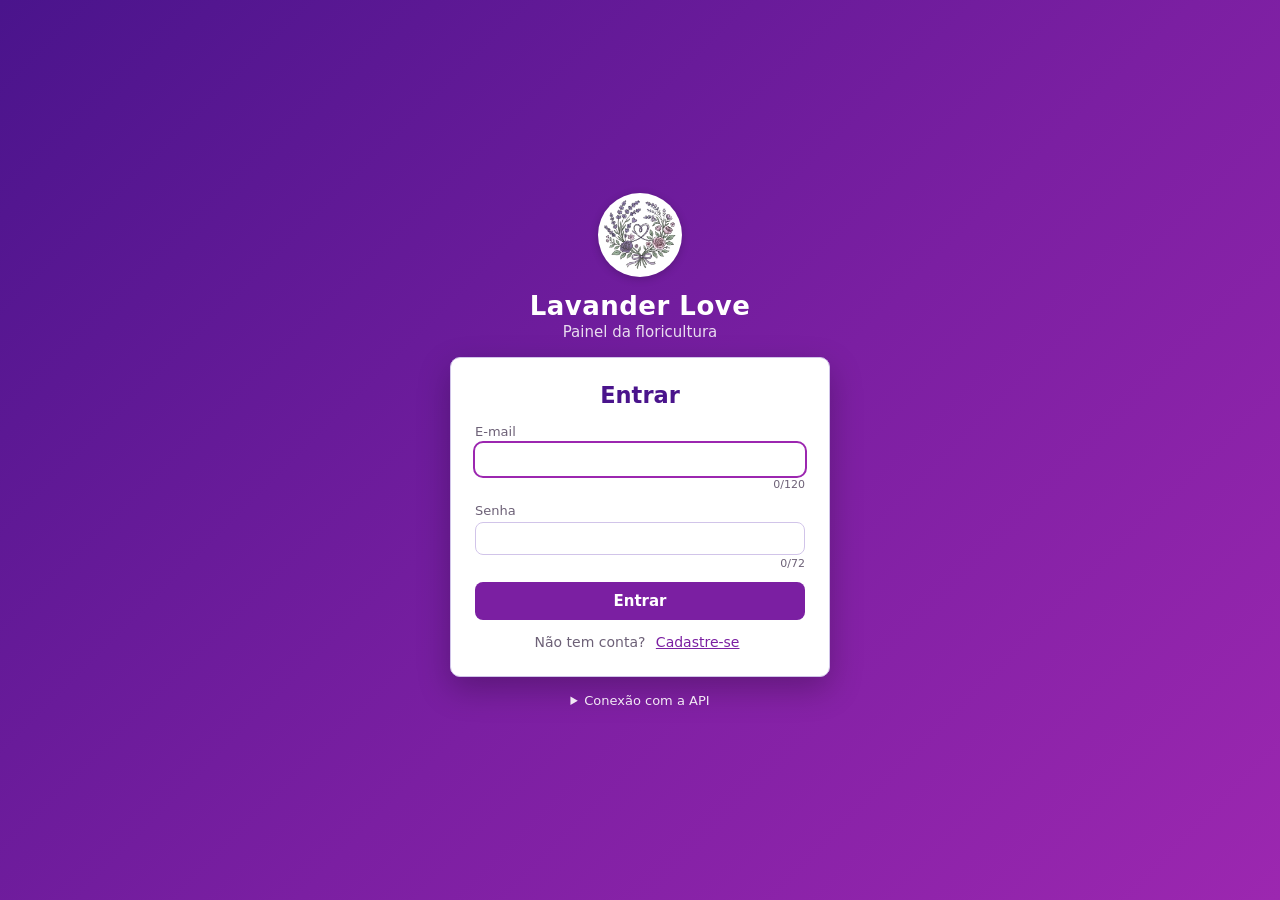
<file: frontend/index.html>
<!DOCTYPE html>
<html lang="pt-br">
<head>
  <meta charset="UTF-8">
  <meta name="viewport" content="width=device-width, initial-scale=1">
  <title>Lavander Love — Painel</title>
  <link rel="icon" href="logo.png">
  <link rel="stylesheet" href="styles.css">
</head>
<body>

<!-- ===================== ENTRADA: login e cadastro (primeira tela) ===================== -->
<section id="tela-entrada" class="entrada">
  <div class="entrada-caixa">
    <div class="entrada-marca">
      <img src="logo.png" alt="Logo Lavander Love" class="logo">
      <h1>Lavander Love</h1>
      <p>Painel da floricultura</p>
    </div>

    <!-- login -->
    <form id="login-form" class="cartao">
      <h2>Entrar</h2>
      <label>E-mail <input name="email" type="email" required maxlength="120" autocomplete="username"></label>
      <label>Senha <input name="senha" type="password" required maxlength="72" autocomplete="current-password"></label>
      <button>Entrar</button>
      <p class="troca">Não tem conta? <button type="button" class="link" data-ir="cadastro">Cadastre-se</button></p>
    </form>

    <!-- cadastro -->
    <form id="cadastro-form" class="cartao escondido">
      <h2>Criar conta</h2>
      <label>Nome <input name="nome" required minlength="3" maxlength="100" autocomplete="name"></label>
      <label>E-mail <input name="email" type="email" required maxlength="120" autocomplete="email"></label>
      <label>Senha <input name="senha" type="password" required minlength="6" maxlength="72" autocomplete="new-password"></label>
      <button>Criar conta</button>
      <p class="troca">Já tem conta? <button type="button" class="link" data-ir="login">Entrar</button></p>
    </form>

    <div id="entrada-aviso" class="aviso escondido"></div>

    <details class="entrada-conexao">
      <summary>Conexão com a API</summary>
      <label>URL da API <input id="entrada-base" type="url" placeholder="http://localhost:8080"></label>
    </details>
  </div>
</section>

<header class="topo app">
  <div class="marca">
    <img src="logo.png" alt="Logo Lavander Love" class="logo">
    <div>
      <h1>Lavander Love</h1>
      <small>Painel da floricultura · consome a API REST</small>
    </div>
  </div>

  <!-- configuracao da conexao com a API -->
  <form id="form-config" class="config">
    <label>URL da API
      <input id="cfg-base" type="url" placeholder="http://localhost:8080" required>
    </label>
    <label>Chave de API (X-API-Key)
      <input id="cfg-key" type="password" placeholder="ll_..." autocomplete="off">
    </label>
    <label>Versão (X-API-Version)
      <select id="cfg-versao">
        <option value="1">1 (padrão)</option>
        <option value="2">2</option>
      </select>
    </label>
    <button type="submit">Salvar</button>
    <div class="atalhos">
      Chaves de demonstração:
      <button type="button" class="link" data-demo="ll_admin_dev_123">ADMIN</button>
      <button type="button" class="link" data-demo="ll_escrita_dev_123">ESCRITA</button>
      <button type="button" class="link" data-demo="ll_leitura_dev_123">LEITURA</button>
      <button type="button" class="link" data-demo="">sem chave</button>
    </div>
  </form>

  <div class="status">
    <span id="st-chave" class="chip">Sem chave</span>
    <span id="st-rate" class="chip">Rate limit: —</span>
    <span id="st-ultima" class="chip">Última resposta: —</span>
    <span id="st-usuario" class="chip usuario"></span>
    <button type="button" id="topo-sair" class="sair">Sair</button>
  </div>
</header>

<nav class="abas app">
  <button data-aba="conta">Minha conta</button>
  <button data-aba="produtos" class="ativa">Produtos</button>
  <button data-aba="categorias">Categorias</button>
  <button data-aba="clientes">Clientes</button>
  <button data-aba="pedidos">Pedidos</button>
  <button data-aba="chaves" class="escondido" title="Só aparece para chave ADMIN">Chaves de API</button>
  <button data-aba="testes">Recursos avançados</button>
  <button data-aba="log">Log</button>
</nav>

<div id="aviso" class="aviso escondido app"></div>

<main class="app">

  <!-- ===================== MINHA CONTA (login + chave pessoal) ===================== -->
  <section id="aba-conta" class="aba escondido">
    <h2>Minha conta</h2>

    <!-- logado: dados da conta e a chave -->
    <div id="conta-dentro" class="conta-grade">
      <div class="cartao">
        <h3>Olá, <span id="conta-nome"></span></h3>
        <p class="dica" id="conta-email"></p>
        <div id="conta-chave"></div>
        <div class="acoes">
          <button type="button" id="conta-gerar">Criar minha chave</button>
          <button type="button" id="conta-copiar-atual" class="secundario escondido">Copiar minha chave</button>
          <button type="button" id="conta-excluir" class="perigo escondido">Excluir minha chave</button>
          <button type="button" id="conta-sair" class="secundario">Sair</button>
        </div>
        <div id="conta-nova" class="idem escondido">
          <p><strong>Sua chave:</strong> a API não mostra o valor de novo, mas ele fica salvo neste navegador (botão <b>Copiar minha chave</b>).</p>
          <code id="conta-nova-valor" class="chave"></code>
          <div class="acoes">
            <button type="button" id="conta-copiar" class="secundario">Copiar</button>
            <button type="button" id="conta-usar">Usar esta chave no painel</button>
          </div>
        </div>
      </div>

      <div class="cartao">
        <h3>Como funciona</h3>
        <ol class="passos">
          <li>Você entra com e-mail e senha e a API devolve um <b>token de sessão</b> (vale 60 min).</li>
          <li>Com esse token o painel prepara a sua <b>chave de API</b>: uma por pessoa, nível ESCRITA, plano BASICO.</li>
          <li>A chave vai sozinha no header <code>X-API-Key</code> de todas as requisições do painel.</li>
          <li>Gerar de novo troca o valor da chave (a anterior para de funcionar na hora).</li>
        </ol>
      </div>
    </div>
  </section>

  <!-- ===================== PRODUTOS ===================== -->
  <section id="aba-produtos" class="aba">
    <div class="cabecalho">
      <h2>Produtos <small id="prod-versao"></small></h2>
      <form id="prod-busca" class="busca">
        <input name="nome" placeholder="Buscar por nome..." maxlength="100">
        <input name="precoMin" type="number" step="0.01" min="0" placeholder="Preço mín." data-v2 class="escondido curto">
        <input name="precoMax" type="number" step="0.01" min="0" placeholder="Preço máx." data-v2 class="escondido curto">
        <select name="disponivel" data-v2 class="escondido curto">
          <option value="">Estoque: todos</option>
          <option value="true">Disponíveis</option>
          <option value="false">Esgotados</option>
        </select>
        <button>Buscar</button>
        <button type="button" data-limpar class="secundario">Limpar</button>
      </form>
    </div>
    <div class="grade">
      <div>
        <table>
          <thead id="prod-thead"></thead>
          <tbody id="prod-tbody"></tbody>
        </table>
        <div id="prod-pag" class="paginacao"></div>
      </div>
      <form id="prod-form" class="cartao">
        <h3>Novo produto</h3>
        <input type="hidden" name="id">
        <label>Nome <input name="nome" required minlength="2" maxlength="100"></label>
        <label>Preço (R$) <input name="preco" type="number" step="0.01" min="0.01" max="999999.99" required></label>
        <label>Estoque <input name="estoque" type="number" min="0" max="999999" required></label>
        <label>Categoria <select name="categoriaId" required></select></label>
        <div class="acoes">
          <button>Salvar</button>
          <button type="button" data-cancelar class="secundario">Cancelar</button>
        </div>
        <p class="dica">Criar/editar exige chave ESCRITA. Excluir exige ADMIN.</p>
      </form>
    </div>
  </section>

  <!-- ===================== CATEGORIAS ===================== -->
  <section id="aba-categorias" class="aba escondido">
    <div class="cabecalho"><h2>Categorias</h2></div>
    <div class="grade">
      <div>
        <table>
          <thead><tr><th>#</th><th>Nome</th><th>Descrição</th><th></th></tr></thead>
          <tbody id="cat-tbody"></tbody>
        </table>
        <div id="cat-pag" class="paginacao"></div>
      </div>
      <form id="cat-form" class="cartao">
        <h3>Nova categoria</h3>
        <input type="hidden" name="id">
        <label>Nome <input name="nome" required minlength="2" maxlength="60"></label>
        <label>Descrição <textarea name="descricao" rows="3" maxlength="255"></textarea></label>
        <div class="acoes">
          <button>Salvar</button>
          <button type="button" data-cancelar class="secundario">Cancelar</button>
        </div>
      </form>
    </div>
  </section>

  <!-- ===================== CLIENTES ===================== -->
  <section id="aba-clientes" class="aba escondido">
    <div class="cabecalho"><h2>Clientes</h2></div>
    <div class="grade">
      <div>
        <table>
          <thead><tr><th>#</th><th>Nome</th><th>E-mail</th><th>Telefone</th><th>Cidade</th><th></th></tr></thead>
          <tbody id="cli-tbody"></tbody>
        </table>
        <div id="cli-pag" class="paginacao"></div>
      </div>
      <form id="cli-form" class="cartao">
        <h3>Novo cliente</h3>
        <input type="hidden" name="id">
        <label>Nome <input name="nome" required minlength="3" maxlength="100"></label>
        <label>E-mail <input name="email" type="email" required maxlength="120"></label>
        <label>Telefone <input name="telefone" type="tel" required minlength="8" maxlength="20" placeholder="11999990000"></label>
        <fieldset>
          <legend>Endereço</legend>
          <label>Logradouro <input name="logradouro" required minlength="3" maxlength="120"></label>
          <div class="linha">
            <label>Número <input name="numero" maxlength="10"></label>
            <label>Bairro <input name="bairro" required minlength="2" maxlength="60"></label>
          </div>
          <div class="linha">
            <label>Cidade <input name="cidade" required minlength="2" maxlength="60"></label>
            <label>UF <input name="uf" maxlength="2" minlength="2" required></label>
          </div>
          <label>CEP <input name="cep" required minlength="8" maxlength="9" placeholder="01001000"></label>
        </fieldset>
        <div class="acoes">
          <button>Salvar</button>
          <button type="button" data-cancelar class="secundario">Cancelar</button>
        </div>
        <p class="dica">Clientes têm dados pessoais: até a listagem exige chave (LEITURA).</p>
      </form>
    </div>
  </section>

  <!-- ===================== PEDIDOS ===================== -->
  <section id="aba-pedidos" class="aba escondido">
    <div class="cabecalho">
      <h2>Pedidos</h2>
      <form id="ped-filtro" class="busca">
        <select name="status"><option value="">Todos os status</option></select>
        <button>Filtrar</button>
      </form>
    </div>
    <div class="grade">
      <div>
        <table>
          <thead><tr><th>#</th><th>Cliente</th><th>Produtos</th><th>Total</th><th>Status</th><th></th></tr></thead>
          <tbody id="ped-tbody"></tbody>
        </table>
        <div id="ped-pag" class="paginacao"></div>
      </div>
      <form id="ped-form" class="cartao">
        <h3>Novo pedido</h3>
        <label>Cliente <select name="clienteId" required></select></label>
        <div class="rotulo">Produtos</div>
        <div id="ped-produtos" class="checks"></div>
        <label>Status <select name="status" required></select></label>
        <div class="acoes"><button>Criar pedido</button></div>
        <div id="ped-idem" class="idem escondido">
          <p>Pedido criado com <code>X-Idempotency-Key</code>:<br><code id="ped-idem-chave"></code></p>
          <button type="button" id="ped-reenviar" class="secundario">Reenviar com a mesma chave</button>
          <p class="dica">Simula um "clique duplo" ou uma nova tentativa depois de uma falha de rede: a API
            devolve o mesmo pedido em vez de criar outro.</p>
        </div>
      </form>
    </div>
  </section>

  <!-- ===================== CHAVES ===================== -->
  <section id="aba-chaves" class="aba escondido">
    <div class="cabecalho"><h2>Chaves de API</h2></div>
    <div class="grade">
      <div>
        <table>
          <thead><tr><th>#</th><th>Nome</th><th>Prefixo</th><th>Nível</th><th>Plano</th><th>Ativa</th><th>Último uso</th><th></th></tr></thead>
          <tbody id="key-tbody"></tbody>
        </table>
        <div id="key-pag" class="paginacao"></div>
      </div>
      <form id="key-form" class="cartao">
        <h3>Gerar chave</h3>
        <label>Nome <input name="nome" minlength="3" maxlength="80" required placeholder="App do caixa"></label>
        <label>Nível
          <select name="nivel">
            <option>LEITURA</option><option>ESCRITA</option><option>ADMIN</option>
          </select>
        </label>
        <label>Plano (rate limit)
          <select name="plano">
            <option value="GRATUITO">GRATUITO · 8 de uma vez, 20/min</option>
            <option value="BASICO">BASICO · 20 de uma vez, 60/min</option>
            <option value="PROFISSIONAL">PROFISSIONAL · 50 de uma vez, 240/min</option>
          </select>
        </label>
        <div class="acoes"><button>Gerar</button></div>
        <div id="key-nova" class="idem escondido">
          <p><strong>Copie agora!</strong> A chave não será mostrada de novo:</p>
          <code id="key-nova-valor" class="chave"></code>
          <div class="acoes">
            <button type="button" id="key-copiar" class="secundario">Copiar</button>
            <button type="button" id="key-usar" class="secundario">Usar esta chave</button>
          </div>
        </div>
        <p class="dica">Gerenciar chaves exige nível ADMIN. O nível diz <b>o que</b> a chave pode fazer; o plano diz
          <b>quantas</b> requisições ela pode fazer. As chaves de demonstração são do plano GRATUITO.</p>
      </form>
    </div>
  </section>

  <!-- ===================== TESTES ===================== -->
  <section id="aba-testes" class="aba escondido">
    <h2>Recursos avançados da API <small>limite de requisições, idempotência, versionamento e CORS</small></h2>
    <div class="testes">
      <div class="cartao">
        <h3>Rate limit (429)</h3>
        <p>Dispara várias requisições seguidas em <code>GET /categorias</code>. O algoritmo é <b>token bucket</b>:
          cada requisição gasta uma ficha do balde, que recarrega aos poucos. Sem chave o balde é do IP
          (5 fichas, recarga de 15/min); com chave, do plano dela (GRATUITO: 8 fichas, 20/min).
          Balde vazio dá <b>429</b> com <code>Retry-After</code>. Quem insiste depois do 429 (5 negadas seguidas)
          leva uma <b>penalidade</b> de 30 s.</p>
        <label>Quantidade <input id="rl-qtd" type="number" value="12" min="1" max="100"></label>
        <button id="rl-btn">Disparar</button>
        <pre id="rl-saida" class="saida"></pre>
      </div>

      <div class="cartao">
        <h3>Política de limites</h3>
        <p>Consulta <code>GET /limites</code> (público): limites de cada plano, do acesso anônimo e global, a
          penalidade e quantas fichas <b>você</b> ainda tem agora.</p>
        <button id="lim-btn">Consultar</button>
        <pre id="lim-saida" class="saida"></pre>
      </div>

      <div class="cartao">
        <h3>Idempotência</h3>
        <p>Envia o mesmo <code>POST /categorias</code> duas vezes com a mesma <code>X-Idempotency-Key</code>
          e depois com o corpo diferente. Exige chave ESCRITA.</p>
        <button id="idem-btn">Executar</button>
        <pre id="idem-saida" class="saida"></pre>
      </div>

      <div class="cartao">
        <h3>Versionamento</h3>
        <p>Busca o mesmo produto com <code>X-API-Version: 1</code> e <code>2</code>. Na v2 a resposta é mais enxuta
          (<code>precoFormatado</code>, <code>disponivel</code>, categoria resumida) e a listagem ganha filtros combináveis
          (troque a versão no topo e veja a busca da aba Produtos).</p>
        <label>Id do produto <input id="ver-id" type="number" value="1" min="1"></label>
        <button id="ver-btn">Comparar</button>
        <div class="lado-a-lado">
          <pre id="ver-v1" class="saida"></pre>
          <pre id="ver-v2" class="saida"></pre>
        </div>
      </div>

      <div class="cartao">
        <h3>Chave de API e níveis</h3>
        <p>Tenta operações com chaves diferentes: sem chave (401), chave inválida (401), LEITURA tentando
          excluir (403) e LEITURA listando clientes (200).</p>
        <button id="sec-btn">Executar</button>
        <pre id="sec-saida" class="saida"></pre>
      </div>

      <div class="cartao">
        <h3>CORS</h3>
        <p>Esta página está na origem <code id="cors-origem"></code> e a API em <code id="cors-api"></code>.
          Como são origens diferentes, o navegador só deixa a página ler as respostas porque a API libera essa
          origem em <code>lavander.cors.allowed-origins</code>.</p>
        <p>Pra ver o bloqueio: abra esta página por outra porta (ex.: <code>python -m http.server 9000</code>)
          e clique abaixo. O navegador barra a resposta (veja o console, F12).</p>
        <button id="cors-btn">Testar acesso</button>
        <pre id="cors-saida" class="saida"></pre>
      </div>
    </div>
  </section>

  <!-- ===================== LOG ===================== -->
  <section id="aba-log" class="aba escondido">
    <div class="cabecalho">
      <h2>Log de requisições</h2>
      <button id="log-limpar" class="secundario">Limpar</button>
    </div>
    <div id="log-lista"></div>
  </section>

</main>

<script src="app.js"></script>
</body>
</html>
</file>
<file: frontend/styles.css>
/* mesma paleta roxa do Swagger customizado da API */
:root {
  --roxo-escuro: #4a148c;
  --roxo: #6a1b9a;
  --roxo-medio: #7b1fa2;
  --roxo-claro: #9c27b0;
  --roxo-suave: #f3eefa;
  --roxo-borda: #d1c4e9;
  --texto: #2b2233;
  --texto-suave: #6d6177;
  --fundo: #faf8fd;
  --branco: #fff;
  --ok: #2e7d32;
  --aviso: #ef6c00;
  --erro: #c62828;
  --raio: 10px;
}

* { box-sizing: border-box; }

body {
  margin: 0;
  font-family: system-ui, -apple-system, "Segoe UI", Roboto, sans-serif;
  color: var(--texto);
  background: var(--fundo);
  font-size: 15px;
}

code, pre { font-family: ui-monospace, "Cascadia Code", Consolas, monospace; font-size: 13px; }

/* ---------- topo ---------- */
.topo {
  background: linear-gradient(120deg, var(--roxo-escuro), var(--roxo-medio));
  color: var(--branco);
  padding: 16px 24px;
  display: grid;
  gap: 12px;
}
.marca { display: flex; align-items: center; gap: 12px; }
.marca h1 { margin: 0; font-size: 22px; letter-spacing: .5px; }
.marca small { opacity: .8; }
.logo { height: 60px; width: 60px; object-fit: contain; background: #fff; border-radius: 50%; padding: 4px; box-shadow: 0 2px 8px rgba(0,0,0,.2); }

.config { display: flex; flex-wrap: wrap; gap: 10px; align-items: flex-end; }
.config label { display: grid; gap: 4px; font-size: 12px; opacity: .95; }
.config input, .config select { min-width: 200px; }
.atalhos { width: 100%; font-size: 12px; opacity: .9; }
.atalhos .link { color: var(--branco); }

.status { display: flex; flex-wrap: wrap; gap: 8px; }
.chip {
  background: rgba(255, 255, 255, .15);
  border: 1px solid rgba(255, 255, 255, .25);
  border-radius: 999px;
  padding: 4px 12px;
  font-size: 12px;
}
.chip.ok { background: rgba(102, 187, 106, .35); }
.chip.alerta { background: rgba(255, 152, 0, .45); }
.chip.ruim { background: rgba(229, 57, 53, .5); }

/* ---------- abas ---------- */
.abas {
  display: flex;
  gap: 4px;
  padding: 0 24px;
  background: var(--branco);
  border-bottom: 1px solid var(--roxo-borda);
  overflow-x: auto;
}
.abas button {
  background: none;
  border: none;
  border-bottom: 3px solid transparent;
  border-radius: 0;
  color: var(--texto-suave);
  padding: 14px 12px;
  white-space: nowrap;
}
.abas button.ativa { color: var(--roxo-escuro); border-bottom-color: var(--roxo-medio); font-weight: 600; }

main { padding: 20px 24px 48px; max-width: 1300px; margin: 0 auto; }
.escondido { display: none !important; }

.cabecalho { display: flex; align-items: center; justify-content: space-between; gap: 12px; flex-wrap: wrap; }
h2 { color: var(--roxo-escuro); margin: 8px 0 16px; }
h2 small { font-size: 13px; color: var(--texto-suave); font-weight: normal; }
h3 { margin: 0 0 12px; color: var(--roxo); font-size: 16px; }

.grade { display: grid; grid-template-columns: 1fr 340px; gap: 20px; align-items: start; }
@media (max-width: 900px) { .grade { grid-template-columns: 1fr; } }

/* ---------- componentes ---------- */
input, select, textarea {
  font: inherit;
  padding: 8px 10px;
  border: 1px solid var(--roxo-borda);
  border-radius: 8px;
  background: var(--branco);
  color: var(--texto);
  width: 100%;
}
input:focus, select:focus, textarea:focus { outline: 2px solid var(--roxo-claro); border-color: transparent; }

button {
  font: inherit;
  cursor: pointer;
  background: var(--roxo-medio);
  color: var(--branco);
  border: none;
  border-radius: 8px;
  padding: 8px 14px;
}
button:hover { background: var(--roxo-escuro); }
button.secundario { background: var(--roxo-suave); color: var(--roxo-escuro); }
button.secundario:hover { background: var(--roxo-borda); }
button.perigo { background: #fde8e8; color: var(--erro); }
button.perigo:hover { background: #f9caca; }
button.link { background: none; padding: 2px 6px; text-decoration: underline; color: var(--roxo-medio); }
button.mini { padding: 4px 8px; font-size: 12px; }
button:disabled { opacity: .5; cursor: default; }

.cartao {
  background: var(--branco);
  border: 1px solid var(--roxo-borda);
  border-radius: var(--raio);
  padding: 16px;
  display: grid;
  gap: 10px;
}
.cartao label, .rotulo { display: grid; gap: 4px; font-size: 13px; color: var(--texto-suave); }
fieldset { border: 1px dashed var(--roxo-borda); border-radius: 8px; display: grid; gap: 8px; }
legend { color: var(--roxo); font-size: 13px; padding: 0 6px; }
.linha { display: grid; grid-template-columns: 1fr 1fr; gap: 8px; }
.acoes { display: flex; gap: 8px; flex-wrap: wrap; }
.dica { font-size: 12px; color: var(--texto-suave); margin: 0; }

.busca { display: flex; gap: 6px; flex-wrap: wrap; }
.busca input, .busca select { width: 220px; }

table {
  width: 100%;
  border-collapse: collapse;
  background: var(--branco);
  border: 1px solid var(--roxo-borda);
  border-radius: var(--raio);
  overflow: hidden;
}
th, td { text-align: left; padding: 10px 12px; border-bottom: 1px solid var(--roxo-suave); vertical-align: top; }
th { background: var(--roxo-suave); color: var(--roxo-escuro); font-size: 13px; }
td.acoes-linha { white-space: nowrap; text-align: right; }
td.vazio { text-align: center; color: var(--texto-suave); padding: 24px; }

.selo { display: inline-block; padding: 2px 8px; border-radius: 999px; font-size: 12px; background: var(--roxo-suave); color: var(--roxo-escuro); }
.selo.ok { background: #e8f5e9; color: var(--ok); }
.selo.nao { background: #fde8e8; color: var(--erro); }

.paginacao { display: flex; gap: 8px; align-items: center; justify-content: flex-end; padding: 10px 0; font-size: 13px; color: var(--texto-suave); }

.checks { display: grid; gap: 4px; max-height: 180px; overflow: auto; border: 1px solid var(--roxo-borda); border-radius: 8px; padding: 8px; }
.checks label { display: flex; gap: 8px; align-items: center; color: var(--texto); }
.checks input { width: auto; }

.idem { background: var(--roxo-suave); border-radius: 8px; padding: 10px; display: grid; gap: 8px; }
.idem p { margin: 0; font-size: 13px; }
.chave { word-break: break-all; background: var(--branco); padding: 8px; border-radius: 6px; display: block; }

.aviso { margin: 12px 24px 0; padding: 10px 14px; border-radius: 8px; font-size: 14px; }
.aviso.ok { background: #e8f5e9; color: var(--ok); }
.aviso.erro { background: #fde8e8; color: var(--erro); }

/* ---------- testes ---------- */
.testes { display: grid; grid-template-columns: repeat(auto-fill, minmax(360px, 1fr)); gap: 16px; }
.testes p { margin: 0; font-size: 13px; line-height: 1.5; }
.saida {
  background: #1e1630;
  color: #e9e1f7;
  border-radius: 8px;
  padding: 10px;
  margin: 0;
  min-height: 40px;
  max-height: 320px;
  overflow: auto;
  white-space: pre-wrap;
  word-break: break-word;
}
.saida:empty { display: none; }
.lado-a-lado { display: grid; grid-template-columns: 1fr 1fr; gap: 8px; }

/* ---------- log ---------- */
.log-item { background: var(--branco); border: 1px solid var(--roxo-borda); border-radius: 8px; margin-bottom: 8px; }
.log-item summary { padding: 8px 12px; cursor: pointer; display: flex; gap: 10px; align-items: center; font-size: 13px; }
.log-item pre { margin: 0 12px 12px; }
.metodo { font-weight: 700; width: 56px; color: var(--roxo); }
.cod { font-weight: 700; }
.cod.c2 { color: var(--ok); }
.cod.c4 { color: var(--aviso); }
.cod.c5, .cod.c0 { color: var(--erro); }
.testes .cartao { align-content: start; }
.testes .cartao > button { justify-self: start; }
.busca .curto { width: 130px; }
.mini-select { padding: 3px 6px; font-size: 12px; width: auto; }
.contador { font-size: 11px; color: var(--texto-suave); text-align: right; margin-top: -2px; }
.contador.cheio { color: var(--erro); font-weight: 600; }
.conta-grade { display: grid; grid-template-columns: repeat(auto-fit, minmax(320px, 1fr)); gap: 16px; align-items: start; max-width: 900px; }
.passos { margin: 0; padding-left: 20px; display: grid; gap: 6px; font-size: 14px; }
.chave-info { display: grid; grid-template-columns: auto 1fr; gap: 4px 12px; font-size: 14px; margin: 4px 0 8px; }
.chave-info dt { color: var(--texto-suave); }
.chave-info dd { margin: 0; }

/* ---------- tela de entrada (login / cadastro) ---------- */
/* antes do login so a tela de entrada aparece; depois, so o painel */
body:not(.logado) .app { display: none !important; }
body.logado .entrada { display: none; }

.entrada {
  min-height: 100vh;
  display: grid;
  place-items: center;
  padding: 24px 16px;
  background: linear-gradient(135deg, var(--roxo-escuro), var(--roxo-medio) 55%, var(--roxo-claro));
}
.entrada-caixa { width: 100%; max-width: 380px; display: grid; gap: 16px; }
.entrada-marca { text-align: center; color: var(--branco); }
.entrada-marca .logo { height: 84px; width: 84px; }
.entrada-marca h1 { margin: 10px 0 2px; font-size: 26px; letter-spacing: .5px; }
.entrada-marca p { margin: 0; opacity: .85; }
.entrada .cartao { padding: 24px; gap: 12px; box-shadow: 0 12px 32px rgba(0, 0, 0, .25); }
.entrada .cartao h2 { margin: 0 0 4px; text-align: center; }
.entrada .cartao > button { width: 100%; padding: 10px; font-weight: 600; }
.entrada .troca { margin: 0; text-align: center; font-size: 14px; color: var(--texto-suave); }
.entrada .aviso { margin: 0; }
.entrada-conexao { color: var(--branco); font-size: 13px; opacity: .9; }
.entrada-conexao summary { cursor: pointer; text-align: center; }
.entrada-conexao label { display: grid; gap: 4px; margin-top: 8px; }

.status .usuario { margin-left: auto; background: rgba(255, 255, 255, .25); }
.status .sair { background: rgba(255, 255, 255, .15); border: 1px solid rgba(255, 255, 255, .4); padding: 4px 14px; font-size: 12px; border-radius: 999px; }
.status .sair:hover { background: rgba(255, 255, 255, .3); }
</file>
